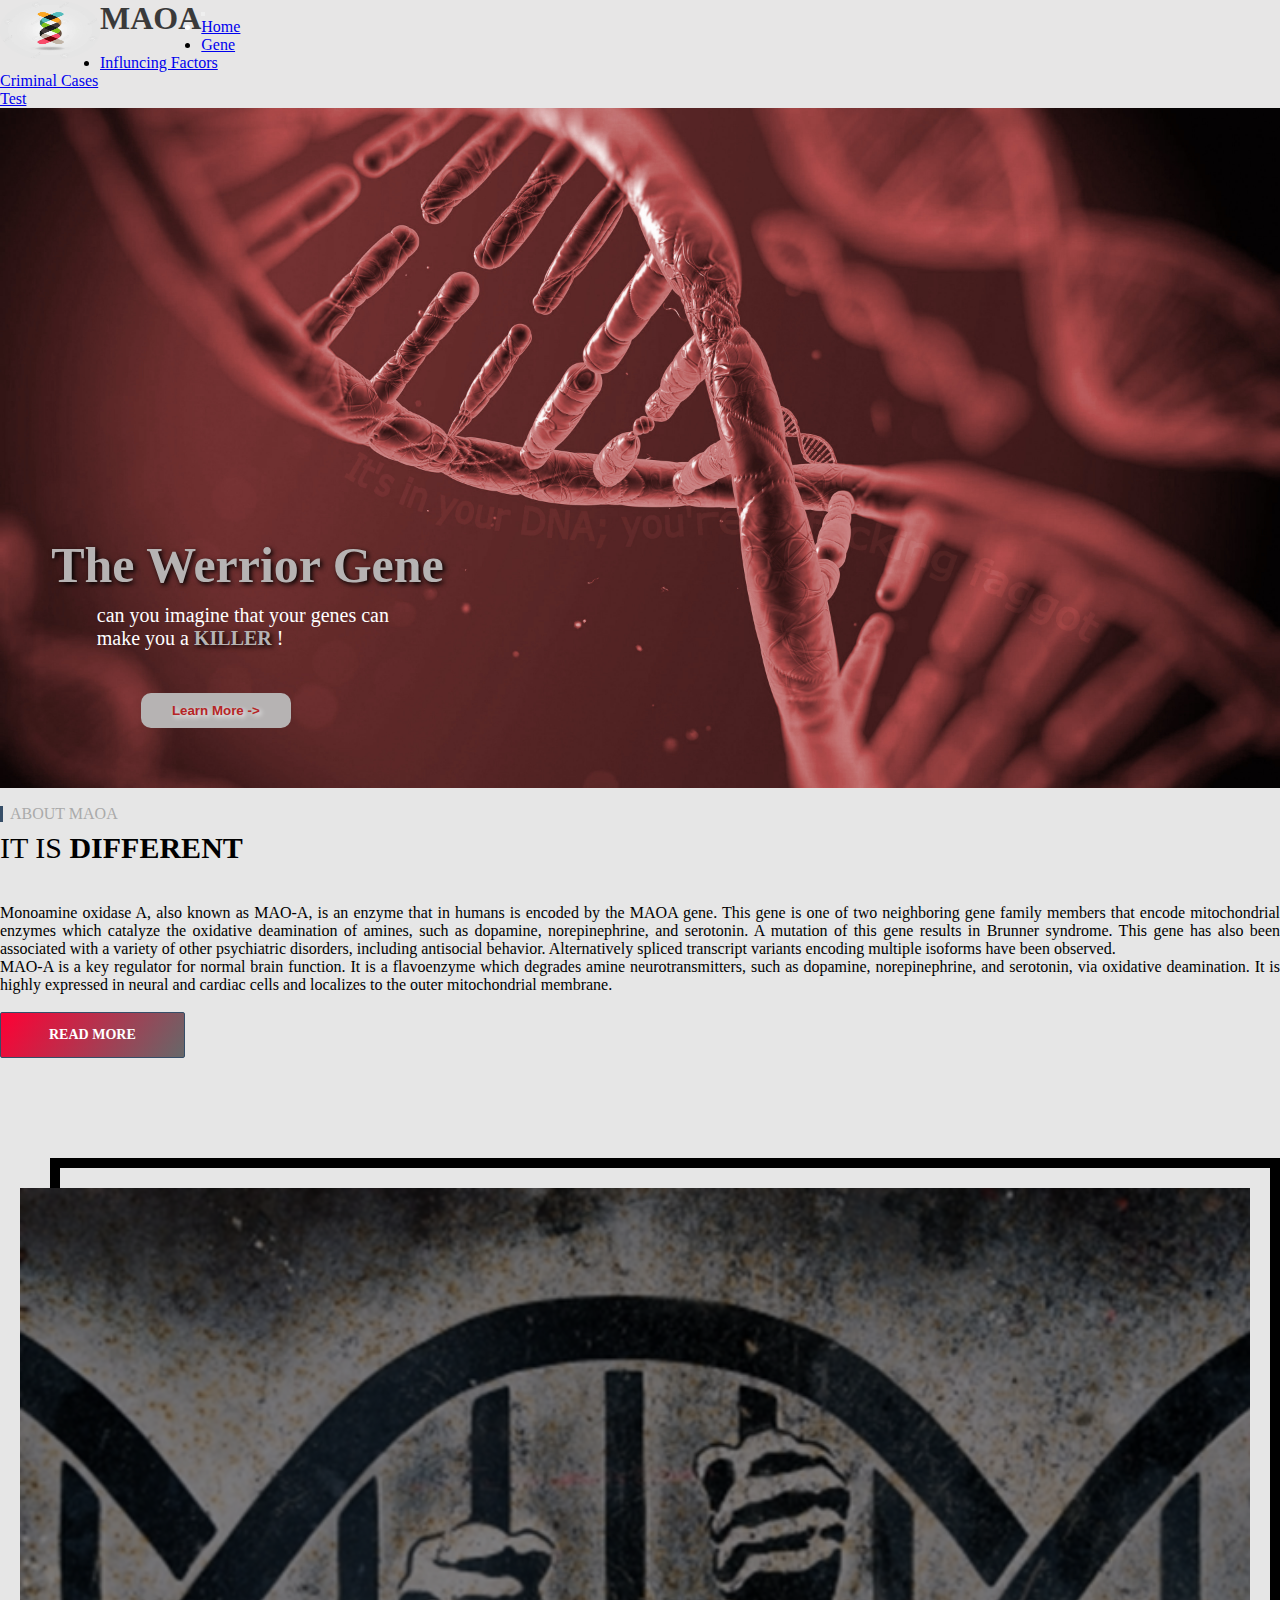
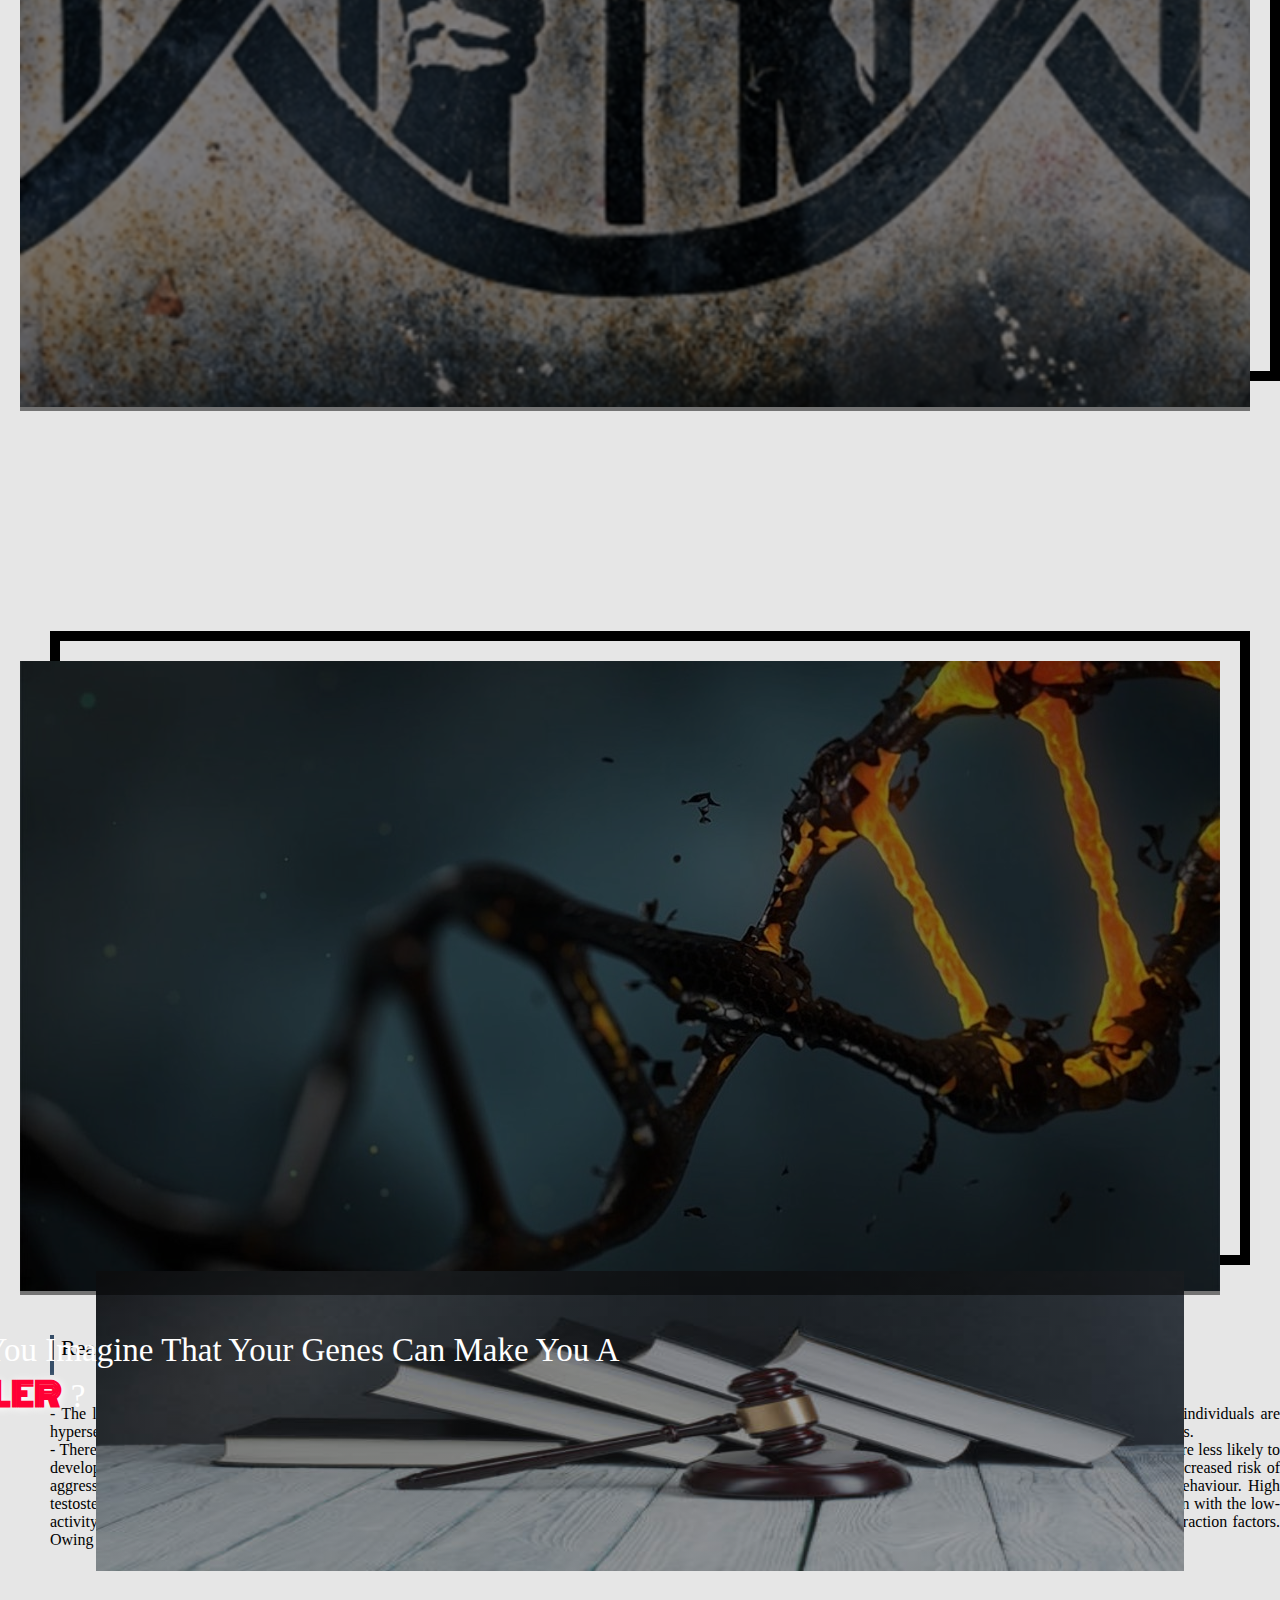
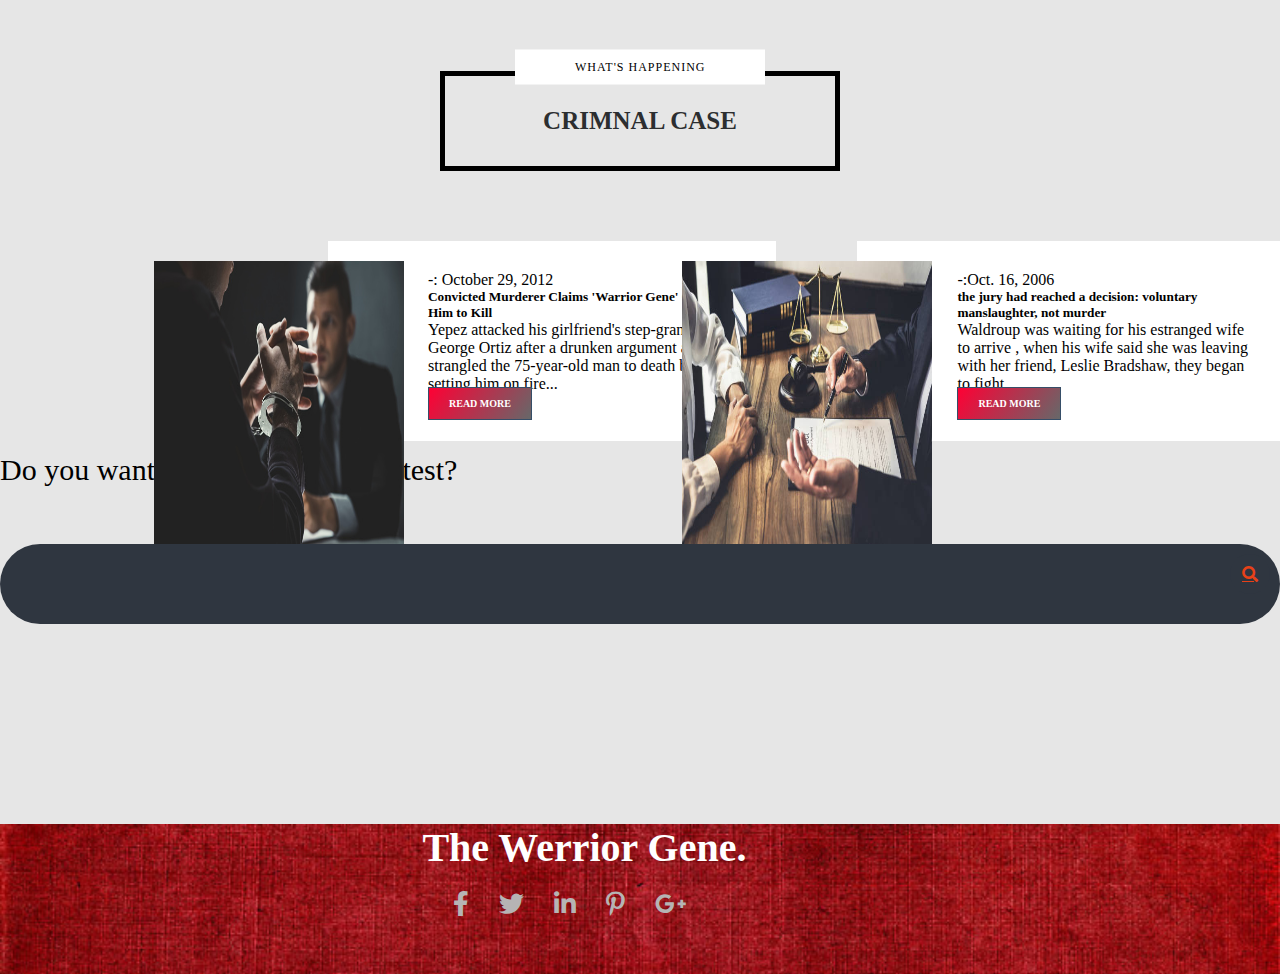
<file: index.html>
<!DOCTYPE html>
<html lang="en">
<head>
    <meta charset="UTF-8">
    <meta http-equiv="X-UA-Compatible" content="IE=edge">
    <meta name="viewport" content="width=device-width, initial-scale=1.0">
    <title>Document</title>
    <!-- CSS only -->
<link href="https://cdn.jsdelivr.net/npm/bootstrap@5.1.3/dist/css/bootstrap.min.css" rel="stylesheet" integrity="sha384-1BmE4kWBq78iYhFldvKuhfTAU6auU8tT94WrHftjDbrCEXSU1oBoqyl2QvZ6jIW3" crossorigin="anonymous">
<link rel="stylesheet" href="css/style.css">
<link rel="stylesheet" href="css/all.min.css">
<link rel="preconnect" href="https://fonts.googleapis.com">
<link rel="preconnect" href="https://fonts.gstatic.com" crossorigin>
<link href="https://fonts.googleapis.com/css2?family=Monoton&display=swap" rel="stylesheet">


</head>
<body>
   <!-- stsart of nav -->
    <div class="col"></div>  <nav class="navbar navbar-expand-lg navbar-light  sticky-top">
        <!-- <a class="navbar-brand" href="#"><img src="images/logo2.jpg"  alt=""><h1><span>HEALTH</span>CARE</h1></a> -->
        <a href="#" class="active">
          <img src="images/1.jpg">
          <h1>MAOA</h1>
        </a>
    
        <button class="navbar-toggler" type="button" data-toggle="collapse" data-target="#navbarNav"
          aria-controls="navbarNav" aria-expanded="false" aria-label="Toggle navigation">
          <span class="navbar-toggler-icon"></span>
        </button>
        <div class="collapse navbar-collapse navs justify-content-end" id="navbarNav">
          <ul class="navbar-nav ml-auto text-warning">
            <li class="nav-item active">
              <a class="nav-link text-danger" href="index.html" >Home <span
                  class="sr-only">(current)</span></a>
            </li>
            <li class="nav-item">
              <a class="nav-link text-danger" href="#abouts" >Gene</a>
            </li>
            <li class="nav-item">
              <a class="nav-link text-danger" href="#factor" >Influncing Factors</a>
            </li>
            <li class="nav-item">
              <a class="nav-link text-danger" href="#crimnalCase" >Criminal Cases</a>
            </li>
            <li class="nav-item">
              <a class="nav-link text-danger" href="#test" >Test</a>
            </li>
    
          </ul>
        </div>
      </nav><!-- end of navigation -->
     <!-- start of header -->
     <div class="header col-lg-12 col-md-12 col-sm-12" >
        <h1>The Werrior Gene</h1>
        <div class="def">
           <p>can you imagine that your genes can make you a <span> KILLER</span> !</p>
          </p>
        </div>
         <button class="learn"><a href="https://en.wikipedia.org/wiki/Monoamine_oxidase_A?msclkid=38a10ccfa71611ec805d80478969d3fe"></a>Learn More -> </button> 
    </div>
    
     <!-- end of header -->
     <div id="abouts"></div>




     <!-- start of about -->
     <section id="about" class="section-padding about-section mt-5">
        <div class="container">
            <div class="row">
                <div class="col-sm-12 col-lg-7 col-md-10 mr-3">
                    <div class="section_title"><br>
                        <div class="section_subtitle">About MAOA</div>
                        <h2 class="section_main_title">IT IS <strong>DIFFERENT</strong></h2>

                    </div>
                    <div class="about_item ">
                        <p>Monoamine oxidase A, also known as MAO-A, is an enzyme that in humans is encoded by the MAOA
                            gene. This gene is one of two neighboring gene family members that encode mitochondrial
                            enzymes which catalyze the oxidative deamination of amines, such as dopamine,
                            norepinephrine, and serotonin. A mutation of this gene results in Brunner syndrome. This
                            gene has also been associated with a variety of other psychiatric disorders, including
                            antisocial behavior. Alternatively spliced transcript variants encoding multiple isoforms
                            have been observed.</p>
                        <p>MAO-A is a key regulator for normal brain function. It is a flavoenzyme which degrades amine
                            neurotransmitters, such as dopamine, norepinephrine, and serotonin, via oxidative
                            deamination. It is highly expressed in neural and cardiac cells and localizes to the outer
                            mitochondrial membrane.</p>
                        <div class="hgt-20"></div>
                        <div class="home-button"><br>
                            <a href="https://en.wikipedia.org/wiki/Monoamine_oxidase_A"
                                class="btn-color-background">Read More</a>
                        </div>
                    </div>
                </div>
                <div class="col-lg-5 col-sm-12 col-md-10 col-sm-offset-6 ml-5 mt-5">
                    <div class="about-box">
                        <div class="box-overlay"></div>
                        <a href="" class="imagepopup">
                            <img src="images/dna-crime.png" alt="">
                        </a>
                    </div>
                </div>
            </div>
        </div>
    </section>
    <!-- end of about -->


    <!-- start of reasons -->
   
      <section class=" reasons col-lg-12" id="factor">
         <div class="container">
            <div id="rr"  class=" col-lg-5 col-sm-12 col-md-10">
                <div class="about-box">
                    <div class="box-overlay"></div>
                    <a href="" class="imagepopup">
                        <img src="images/m2.jpeg" alt="">
                    </a>
                </div>
            </div>
          </div>
          
          
          <div class="re col-lg-6 col-sm-10 col-md-10" >
            <div class="rs"> <p>Reasons that may affect the appearance of the <strong>maoa</strong>  gene</p></div>
            <div class="r2 " >
              <p>- The low activity form of the MAOA gene (MAOA-L) has been linked to increased levels of aggression and violence. Data from a 2007 study suggests that MAOA-L individuals are hypersensitive, so are affected more by negative experiences (thus react more aggressively in defence) as opposed to being hyposensitive, and lacking emotion for harming others.</p>
              <p> - There is a connection between the MAO-A gene and several types of anti-social behaviour has been found: Maltreated children with genes causing high levels of MAO-A were less likely to develop antisocial behavior. Low MAO-A activity alleles which are overwhelmingly the 3R allele in combination with abuse experienced during childhood resulted in an increased risk of aggressive behaviour as an adult, and men with the low activity MAOA allele were more genetically vulnerable even to punitive discipline as a predictor of antisocial behaviour. High testosterone, maternal tobacco smoking during pregnancy, poor material living standards, dropping out of school, and low IQ predicted violent behavior are associated with men with the low-activity alleles.According to a large meta-analysis in 2014, the 3R allele had a small, nonsignificant effect on aggression and antisocial behavior, in the absence of other interaction factors. Owing to methodological concerns, the authors do not view this as evidence in favor of an effect.</p>
          </div>
         </div>

      </section>


  <div  id="crimnalCase"></div>
 <!-- start of crimnal cases -->
    <div class="crimnalCase ">
        <p class="col-lg-5 col-md-6 col-sm-6 ms-md-5   ms-sm-5 ">
             Can you imagine that your genes can make you a <span>killer</span> ?</p>
    
    </div>
    <div class="happening">
        <div class="what"> <p>what's happening</p> </div>
        <p id="cri"> crimnal Case</p>
    </div>
    <div class="cases row">
        <div class="case1 mb-md-3 col-lg-6  col-md-10 col-sm-12 mb-sm-3">
            <img src="images/c5.jpg" alt="">
            <div class="c1 col-sm-10">
                <p>-: October 29, 2012</p>
                <h5>Convicted Murderer Claims 'Warrior Gene' Caused Him to Kill</h5>
                <p>Yepez attacked his girlfriend's step-grandfather George Ortiz after a drunken argument and strangled the 75-year-old man to death before setting him on fire...</p>
                <a href="case2.html" target="target">Read more</a>
            </div>
    
        </div>
        <div class="case1  col-lg-6  col-md-12 col-sm-12 ">
            <img src="images/c4.jpg" alt="">
            <div class="c1 col-sm-10">
                <p>-:Oct. 16, 2006</p>
                <h5> the jury had reached a decision: voluntary manslaughter, not murder </h5>
                <p>Waldroup was waiting for his estranged wife to arrive , when his wife said she was leaving with her friend, Leslie Bradshaw, they began to fight</p>
                <a href="criminalCase.html"target="target" >Read more</a>
    
            </div>
    
        </div>
     
    </div>



    <!-- search -->
    <div class="container" id="test">
        <div class="row">
            <div class="col-sm-12 mt-5">
                <h1 class="section_main_title">Do you want to make an <strong>MAOA </strong> test?</h1><br>

            </div>

            <div class="search_box">
                <input type="text" class="search-txt" name="" id="" placeholder="Your DNA...">
                <a href="" class="search-btn">
                    <i class="fas fa-search"></i>

                </a>
            </div>

        </div>
    </div>




    <!-- end of search -->

    <!-- start of footer -->
<footer class="container-fluid" >
    <div class="div1" style="text-align: center;"></div>
    <div class=" row footer-details">
        <div class="werrior col-lg-12 col-md-12 col-sm-12 f-all">
            <h3 class="w"> The Werrior Gene.</h3>
           <div class="ii col-sm-8 ">
            <ul class="foot-ic">

              <li>
                  <a href="#" class=" icon fab fa-facebook-f"></a>
              </li>
              <li>
                  <a href="#"class="fab fa-twitter" ></a>
              </li>
              <li>
                  <a href="#"class="fab fa-linkedin-in" ></a>
              </li>
              <li>
                  <a href="#"class="fab fa-pinterest-p" ></a>
              </li>
              <li>
                  <a href="#" class="fab fa-google-plus-g"></a>
              </li>
          </ul>
        </div>
      </div> 
        </div>
        
    </div>
    <section class="row">

        
      
    </section>
  </footer>
  
    



    <!-- JavaScript Bundle with Popper -->
    <script src="js/jquery-3.5.1.slim.min.js"></script>
    <script src="js/popper.min.js"></script>
    <script src="js/bootstrap.min.js"></script>

    <script src="https://cdn.jsdelivr.net/npm/bootstrap@5.1.3/dist/js/bootstrap.bundle.min.js" integrity="sha384-ka7Sk0Gln4gmtz2MlQnikT1wXgYsOg+OMhuP+IlRH9sENBO0LRn5q+8nbTov4+1p" crossorigin="anonymous"></script>
</body>
</html>
</file>
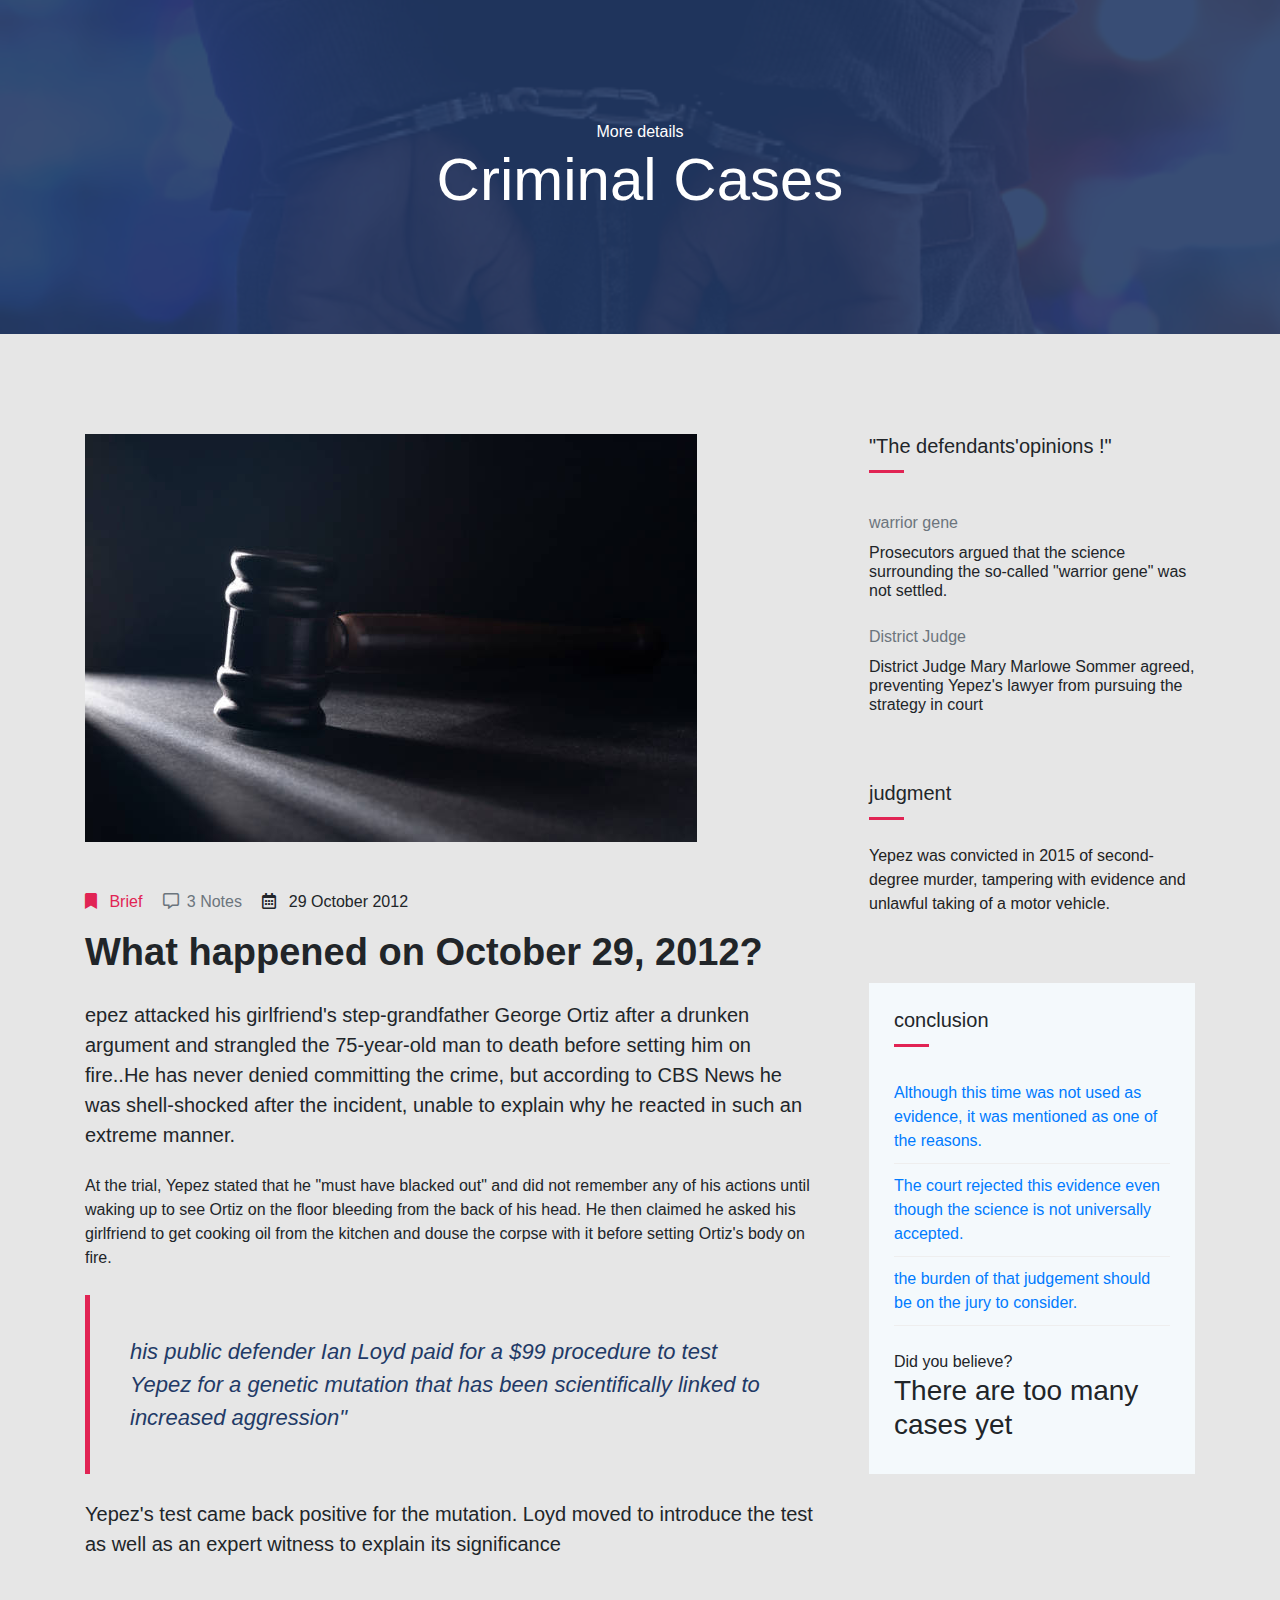
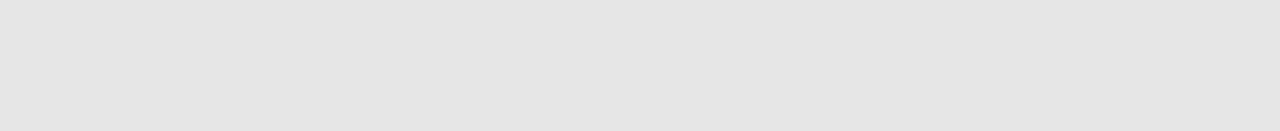
<file: case2.html>
<!DOCTYPE html>
<html lang="en">

<head>
    <meta charset="UTF-8">
    <meta http-equiv="X-UA-Compatible" content="IE=edge">
    <meta name="viewport" content="width=device-width, initial-scale=1.0">
    <title>Criminal cases</title>
    <link rel="stylesheet" href="css/all.min.css">
    <link rel="stylesheet" href="css/bootstrap.min.css">
    <link rel="stylesheet" href="css/style.css">


</head>

<body>



    <section class="page-title bg-1">
        <div class="overlay"></div>
        <div class="container">
            <div class="row">
                <div class="col-md-12">
                    <div class="block text-center">
                        <span class="text-white">More details</span>
                        <h1 class="text-capitalize mb-5 text-lg">Criminal Cases</h1>

                        <!-- <ul class="list-inline breadcumb-nav">
                  <li class="list-inline-item"><a href="index.html" class="text-white">Home</a></li>
                  <li class="list-inline-item"><span class="text-white">/</span></li>
                  <li class="list-inline-item"><a href="#" class="text-white-50">News details</a></li>
                </ul> -->
                    </div>
                </div>
            </div>
        </div>
    </section>


    <section class="section blog-wrap">
        <div class="container">
            <div class="row">
                <div class="col-lg-8">
                    <div class="row">
                        <div class="col-lg-12 mb-5">
                            <div class="single-blog-item">
                                <img src="images/c10.jpg" alt="" class="img-fluid">

                                <div class="blog-item-content mt-5">
                                    <div class="blog-item-meta mb-3">
                                        <span class="text-color-2 text-capitalize mr-3"><i
                                                class="fas fa-bookmark mr-2"></i> Brief</span>
                                        <span class="text-muted text-capitalize mr-3"><i
                                                class="far fa-comment-alt mr-2"></i></i>3
                                            Notes</span>
                                        <span class="text-black text-capitalize mr-3"><i
                                                class="far fa-calendar-alt mr-2"></i> 29 October
                                            2012</span>
                                    </div>

                                    <h2 class="mb-4 text-md">What happened on October 29, 2012?</h2>

                                    <p class="lead mb-4">epez attacked his girlfriend's step-grandfather George Ortiz
                                        after a drunken argument and strangled the 75-year-old man to death before
                                        setting him on fire..He has never denied committing the crime, but according to
                                        CBS News he was shell-shocked after the incident, unable to explain why he
                                        reacted in such an extreme manner.
                                    </p>

                                    <p>At the trial, Yepez stated that he "must have blacked out" and did not remember
                                        any of his actions until waking up to see Ortiz on the floor bleeding from the
                                        back of his head. He then claimed he asked his girlfriend to get cooking oil
                                        from the kitchen and douse the corpse with it before setting Ortiz's body on
                                        fire.</p>

                                    <blockquote class="quote">
                                        his public defender Ian Loyd paid for a $99 procedure to test Yepez for a
                                        genetic mutation that has been scientifically linked to increased aggression"
                                    </blockquote>

                                    <p class="lead mb-4 font-weight-normal text-black">Yepez's test came back positive
                                        for the mutation. Loyd moved to introduce the test as well as an expert witness
                                        to explain its significance</p>

                                    <!--  <p>And even though prosecutors tried to play down the genetic evidence, Beaty felt
                                        it was a major factor.</p>-->
                                </div>
                            </div>
                        </div>

                    </div>
                </div>


                <div class="col-lg-4">
                    <div class="sidebar-wrap pl-lg-4 mt-5 mt-lg-0">
                        <!--  
            <div class="sidebar-widget search  mb-3 ">
                <h5>Search Here</h5>
            </div>-->


                        <div class="sidebar-widget latest-post mb-3">
                            <h5>"The defendants'opinions !"</h5>
                            <!--  
                            <div class="py-2">
                                <span class="text-sm text-muted"></span>
                                <h6 class="my-2">says defense attorney Wylie Richardson. "It was a why done it?"</h6>
                            </div>-->

                            <div class="py-2">
                                <span class="text-sm text-muted"> warrior gene</span>
                                <h6 class="my-2">Prosecutors argued that the science surrounding the so-called "warrior gene" was not settled.</h6>
                            </div>

                            <div class="py-2">
                                <span class="text-sm text-muted">District Judge</span>
                                <h6 class="my-2">District Judge Mary Marlowe Sommer agreed, preventing Yepez's lawyer from pursuing the strategy in court </h6>
                            </div>
                            
                        </div>
                        <div class="sidebar-widget category mb-3">
                            <h5 class="mb-4">
                                judgment</h5>

                            <ul class="list-unstyled">
                                <li class="align-items-center">
                                    <a href="#">Yepez was convicted in 2015 of second-degree murder, tampering with evidence and unlawful taking of a motor vehicle.</a>
                                </li>

                            </ul>
                        </div>


                        <!--  
                        <div class="sidebar-widget tags mb-3">
                            <h5 class="mb-4">Related Helth problems</h5>

                            <a href="#">heart disease</a>
                            <a href="#">kidney damage</a>
                            <a href="#">eye problems</a>
                            <a href="#">dental damage</a>
                            <a href="#">Foot damage</a>
                            <a href="#">nerve damage</a>
                            <a href="#">Skin effects</a>
                            <a href="#">Alzheimer's</a>
                            <a href="#">Depression</a>

                        </div>
                        -->
                        <div class="sidebar-widget schedule-widget mb-3">
                            <h5 class="mb-4">conclusion </h5>

                            <ul class="list-unstyled">
                                <li class="d-flex justify-content-between align-items-center">
                                    <a href="#">Although this time was not used as evidence, it was mentioned as one of the reasons.</a>
                                    <span> </span>
                                </li>
                                <li class="d-flex justify-content-between align-items-center">
                                    <a href="#"> The court rejected this evidence even though the science is not universally accepted.
                                    </a>
                                    <span> </span>
                                </li>
                                <li class="d-flex justify-content-between align-items-center">
                                    <a href="#">the burden of that judgement should be on the jury to consider.</a>
                                    <span></span>
                                </li>
                            </ul>

                            <div class="sidebar-contatct-info mt-4">
                                <p class="mb-0">Did you believe?</p>
                                <h3>There are too many cases yet</h3>
                            </div>
                        </div>

                    </div>
                </div>
            </div>
        </div>
    </section>
































    <script src="https://code.jquery.com/jquery-3.5.1.slim.min.js"
        integrity="sha384-DfXdz2htPH0lsSSs5nCTpuj/zy4C+OGpamoFVy38MVBnE+IbbVYUew+OrCXaRkfj" crossorigin="anonymous">
    </script>
    <script src="https://cdn.jsdelivr.net/npm/popper.js@1.16.1/dist/umd/popper.min.js"
        integrity="sha384-9/reFTGAW83EW2RDu2S0VKaIzap3H66lZH81PoYlFhbGU+6BZp6G7niu735Sk7lN" crossorigin="anonymous">
    </script>
    <script src="https://cdn.jsdelivr.net/npm/bootstrap@4.6.0/dist/js/bootstrap.min.js"
        integrity="sha384-+YQ4JLhjyBLPDQt//I+STsc9iw4uQqACwlvpslubQzn4u2UU2UFM80nGisd026JF" crossorigin="anonymous">
    </script>











    <link rel="stylesheet" href="js/jquery-3.5.1.slim.min.js">
    <link rel="stylesheet" href="js/bootstrap.min.js">
    <link rel="stylesheet" href="js/popper.min.js">
</body>

</html>
</file>
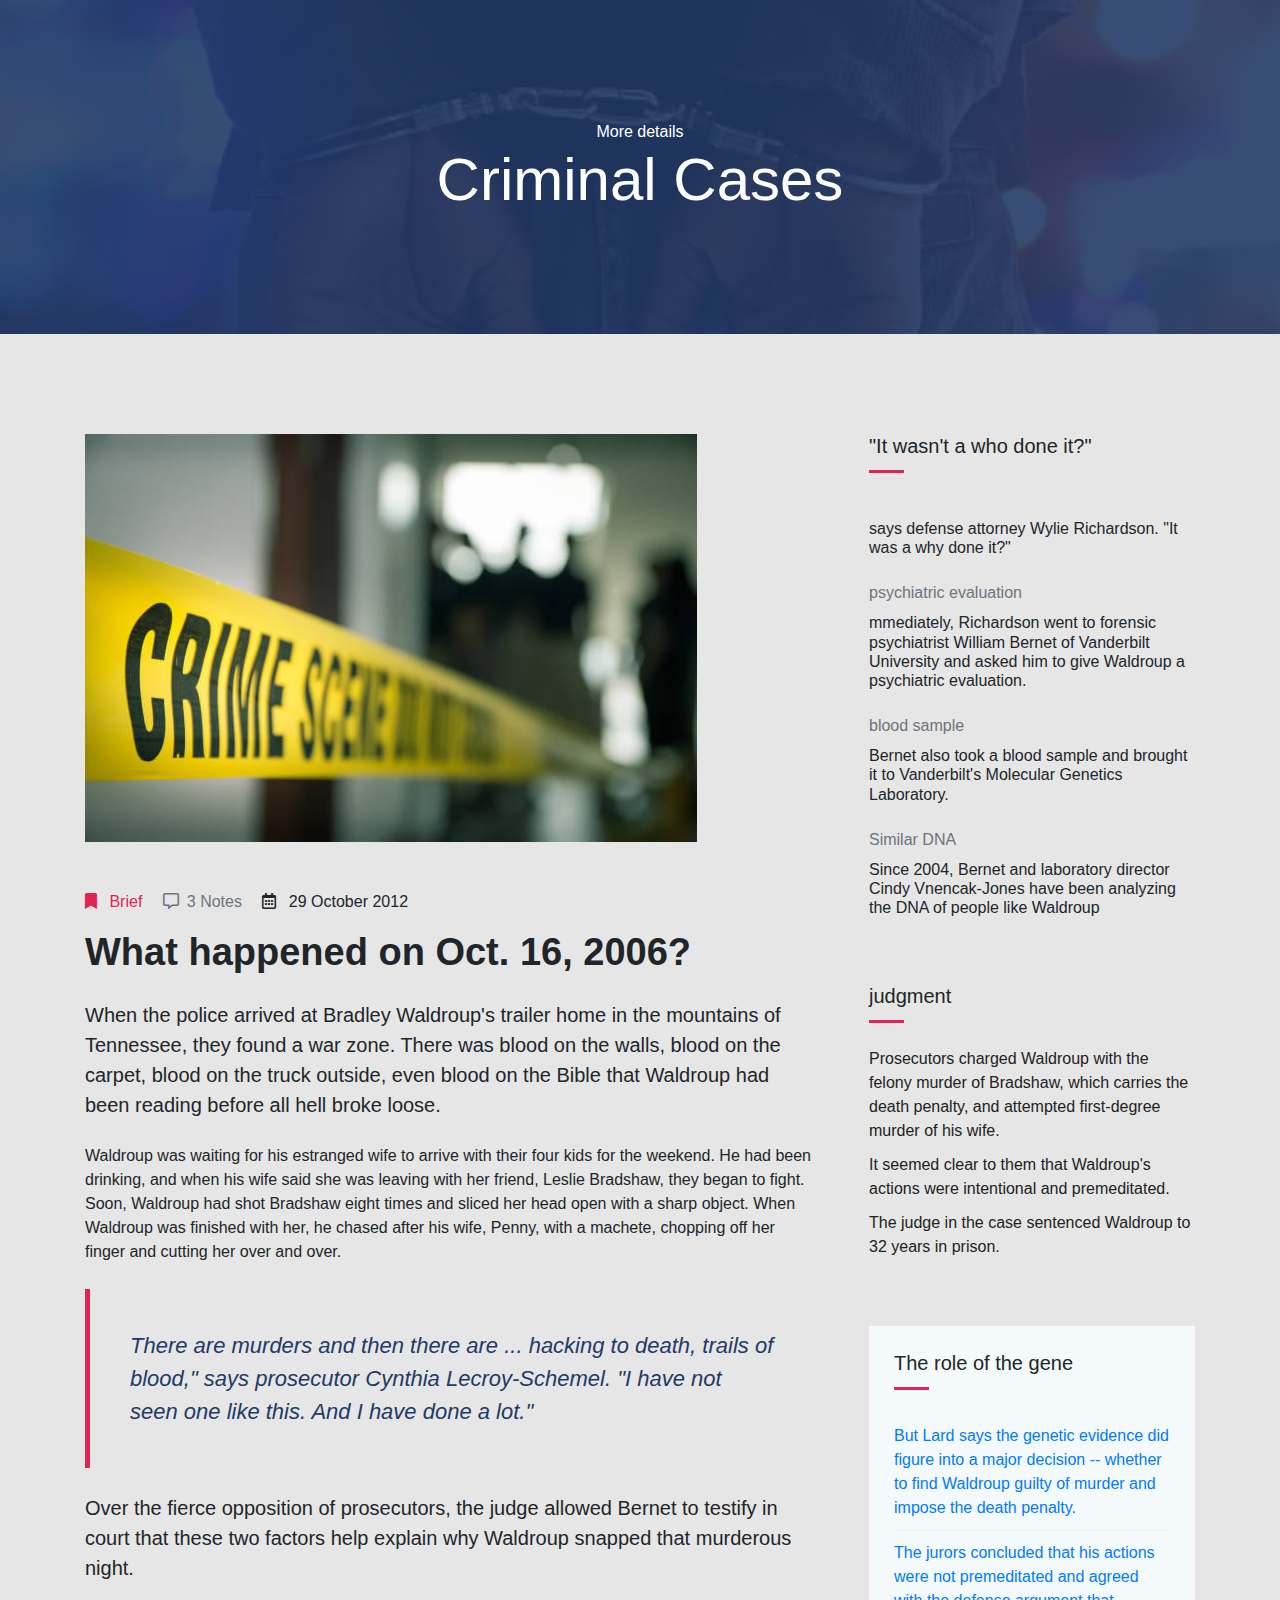
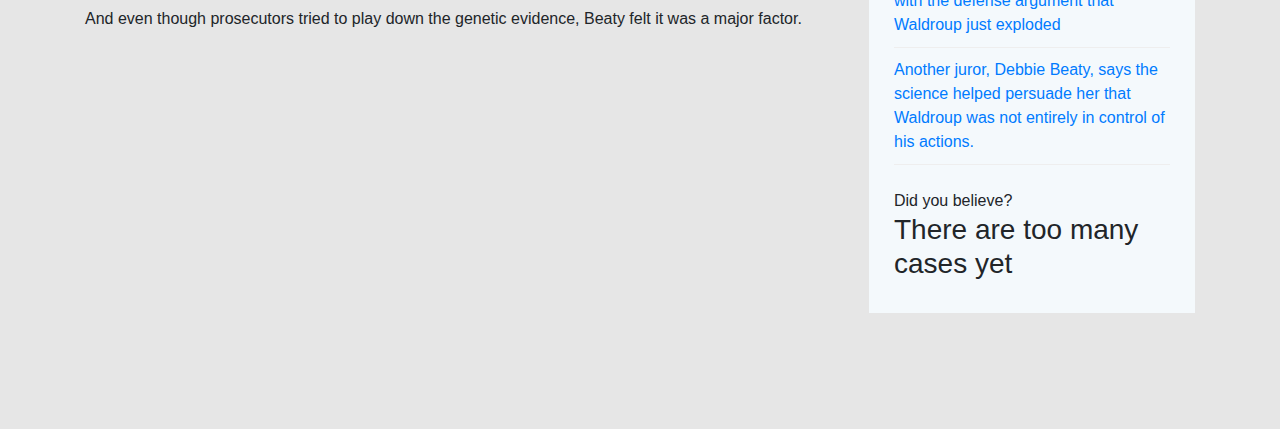
<file: criminalCase.html>
<!DOCTYPE html>
<html lang="en">

<head>
    <meta charset="UTF-8">
    <meta http-equiv="X-UA-Compatible" content="IE=edge">
    <meta name="viewport" content="width=device-width, initial-scale=1.0">
    <title>Criminal cases</title>
    <link rel="stylesheet" href="css/all.min.css">
    <link rel="stylesheet" href="css/bootstrap.min.css">
    <link rel="stylesheet" href="css/style.css">


</head>

<body>



    <section class="page-title bg-1">
        <div class="overlay"></div>
        <div class="container">
            <div class="row">
                <div class="col-md-12">
                    <div class="block text-center">
                        <span class="text-white">More details</span>
                        <h1 class="text-capitalize mb-5 text-lg">Criminal Cases</h1>

                        <!-- <ul class="list-inline breadcumb-nav">
                  <li class="list-inline-item"><a href="index.html" class="text-white">Home</a></li>
                  <li class="list-inline-item"><span class="text-white">/</span></li>
                  <li class="list-inline-item"><a href="#" class="text-white-50">News details</a></li>
                </ul> -->
                    </div>
                </div>
            </div>
        </div>
    </section>


    <section class="section blog-wrap">
        <div class="container">
            <div class="row">
                <div class="col-lg-8">
                    <div class="row">
                        <div class="col-lg-12 mb-5">
                            <div class="single-blog-item">
                                <img src="images/c6.jpg" alt="" class="img-fluid">

                                <div class="blog-item-content mt-5">
                                    <div class="blog-item-meta mb-3">
                                        <span class="text-color-2 text-capitalize mr-3"><i
                                                class="fas fa-bookmark mr-2"></i> Brief</span>
                                        <span class="text-muted text-capitalize mr-3"><i
                                                class="far fa-comment-alt mr-2"></i></i>3
                                            Notes</span>
                                        <span class="text-black text-capitalize mr-3"><i
                                                class="far fa-calendar-alt mr-2"></i> 29 October
                                            2012</span>
                                    </div>

                                    <h2 class="mb-4 text-md">What happened on Oct. 16, 2006?</h2>

                                    <p class="lead mb-4">When the police arrived at Bradley Waldroup's trailer home in
                                        the mountains of Tennessee, they found a war zone. There was blood on the walls,
                                        blood on the carpet, blood on the truck outside, even blood on the Bible that
                                        Waldroup had been reading before all hell broke loose.
                                    </p>

                                    <p>Waldroup was waiting for his estranged wife to arrive with their four kids for
                                        the weekend. He had been drinking, and when his wife said she was leaving with
                                        her friend, Leslie Bradshaw, they began to fight. Soon, Waldroup had shot
                                        Bradshaw eight times and sliced her head open with a sharp object. When Waldroup
                                        was finished with her, he chased after his wife, Penny, with a machete, chopping
                                        off her finger and cutting her over and over.</p>

                                    <blockquote class="quote">
                                        There are murders and then there are ... hacking to death, trails of blood,"
                                        says prosecutor Cynthia Lecroy-Schemel. "I have not seen one like this. And I
                                        have done a lot."
                                    </blockquote>

                                    <p class="lead mb-4 font-weight-normal text-black">Over the fierce opposition of
                                        prosecutors, the judge allowed Bernet to testify in court that these two factors
                                        help explain why Waldroup snapped that murderous night.</p>

                                    <p>And even though prosecutors tried to play down the genetic evidence, Beaty felt it was a major factor.</p>
                                </div>
                            </div>
                        </div>

                    </div>
                </div>


                <div class="col-lg-4">
                    <div class="sidebar-wrap pl-lg-4 mt-5 mt-lg-0">
                        <!--  
            <div class="sidebar-widget search  mb-3 ">
                <h5>Search Here</h5>
            </div>-->


                        <div class="sidebar-widget latest-post mb-3">
                            <h5>"It wasn't a who done it?"</h5>
                            <div class="py-2">
                                <span class="text-sm text-muted"></span>
                                <h6 class="my-2">says defense attorney Wylie Richardson. "It was a why done it?"</h6>
                            </div>

                            <div class="py-2">
                                <span class="text-sm text-muted"> psychiatric evaluation</span>
                                <h6 class="my-2">mmediately, Richardson went to forensic psychiatrist William Bernet of Vanderbilt University and asked him to give Waldroup a psychiatric evaluation.</h6>
                            </div>

                            <div class="py-2">
                                <span class="text-sm text-muted">blood sample</span>
                                <h6 class="my-2">Bernet also took a blood sample and brought it to Vanderbilt's Molecular Genetics Laboratory. </h6>
                            </div>
                            <div class="py-2">
                                <span class="text-sm text-muted"> Similar DNA</span>
                                <h6 class="my-2">Since 2004, Bernet and laboratory director Cindy Vnencak-Jones have been analyzing the DNA of people like Waldroup</h6>
                            </div>

                        </div>
                        <div class="sidebar-widget category mb-3">
                            <h5 class="mb-4">
                                judgment</h5>

                            <ul class="list-unstyled">
                                <li class="align-items-center">
                                    <a href="#">Prosecutors charged Waldroup with the felony murder of Bradshaw, which carries the death penalty, and attempted first-degree murder of his wife.</a>
                                </li>
                                <li class="align-items-center">
                                    <a href="#"> It seemed clear to them that Waldroup's actions were intentional and premeditated.</a>
                                </li>
                                <li class="align-items-center">
                                    <a href="#">The judge in the case sentenced Waldroup to 32 years in prison.</a>
                                </li>

                            </ul>
                        </div>


                        <!--  
                        <div class="sidebar-widget tags mb-3">
                            <h5 class="mb-4">Related Helth problems</h5>

                            <a href="#">heart disease</a>
                            <a href="#">kidney damage</a>
                            <a href="#">eye problems</a>
                            <a href="#">dental damage</a>
                            <a href="#">Foot damage</a>
                            <a href="#">nerve damage</a>
                            <a href="#">Skin effects</a>
                            <a href="#">Alzheimer's</a>
                            <a href="#">Depression</a>

                        </div>
                        -->
                        <div class="sidebar-widget schedule-widget mb-3">
                            <h5 class="mb-4">The role of the gene </h5>

                            <ul class="list-unstyled">
                                <li class="d-flex justify-content-between align-items-center">
                                    <a href="#">But Lard says the genetic evidence did figure into a major decision -- whether to find Waldroup guilty of murder and impose the death penalty.</a>
                                    <span> </span>
                                </li>
                                <li class="d-flex justify-content-between align-items-center">
                                    <a href="#"> The jurors concluded that his actions were not premeditated and agreed with the defense argument that Waldroup just exploded
                                    </a>
                                    <span> </span>
                                </li>
                                <li class="d-flex justify-content-between align-items-center">
                                    <a href="#">Another juror, Debbie Beaty, says the science helped persuade her that Waldroup was not entirely in control of his actions.</a>
                                    <span></span>
                                </li>
                            </ul>

                            <div class="sidebar-contatct-info mt-4">
                                <p class="mb-0">Did you believe?</p>
                                <h3>There are too many cases yet</h3>
                            </div>
                        </div>

                    </div>
                </div>
            </div>
        </div>
    </section>
































    <script src="https://code.jquery.com/jquery-3.5.1.slim.min.js"
        integrity="sha384-DfXdz2htPH0lsSSs5nCTpuj/zy4C+OGpamoFVy38MVBnE+IbbVYUew+OrCXaRkfj" crossorigin="anonymous">
    </script>
    <script src="https://cdn.jsdelivr.net/npm/popper.js@1.16.1/dist/umd/popper.min.js"
        integrity="sha384-9/reFTGAW83EW2RDu2S0VKaIzap3H66lZH81PoYlFhbGU+6BZp6G7niu735Sk7lN" crossorigin="anonymous">
    </script>
    <script src="https://cdn.jsdelivr.net/npm/bootstrap@4.6.0/dist/js/bootstrap.min.js"
        integrity="sha384-+YQ4JLhjyBLPDQt//I+STsc9iw4uQqACwlvpslubQzn4u2UU2UFM80nGisd026JF" crossorigin="anonymous">
    </script>











    <link rel="stylesheet" href="js/jquery-3.5.1.slim.min.js">
    <link rel="stylesheet" href="js/bootstrap.min.js">
    <link rel="stylesheet" href="js/popper.min.js">
</body>

</html>
</file>
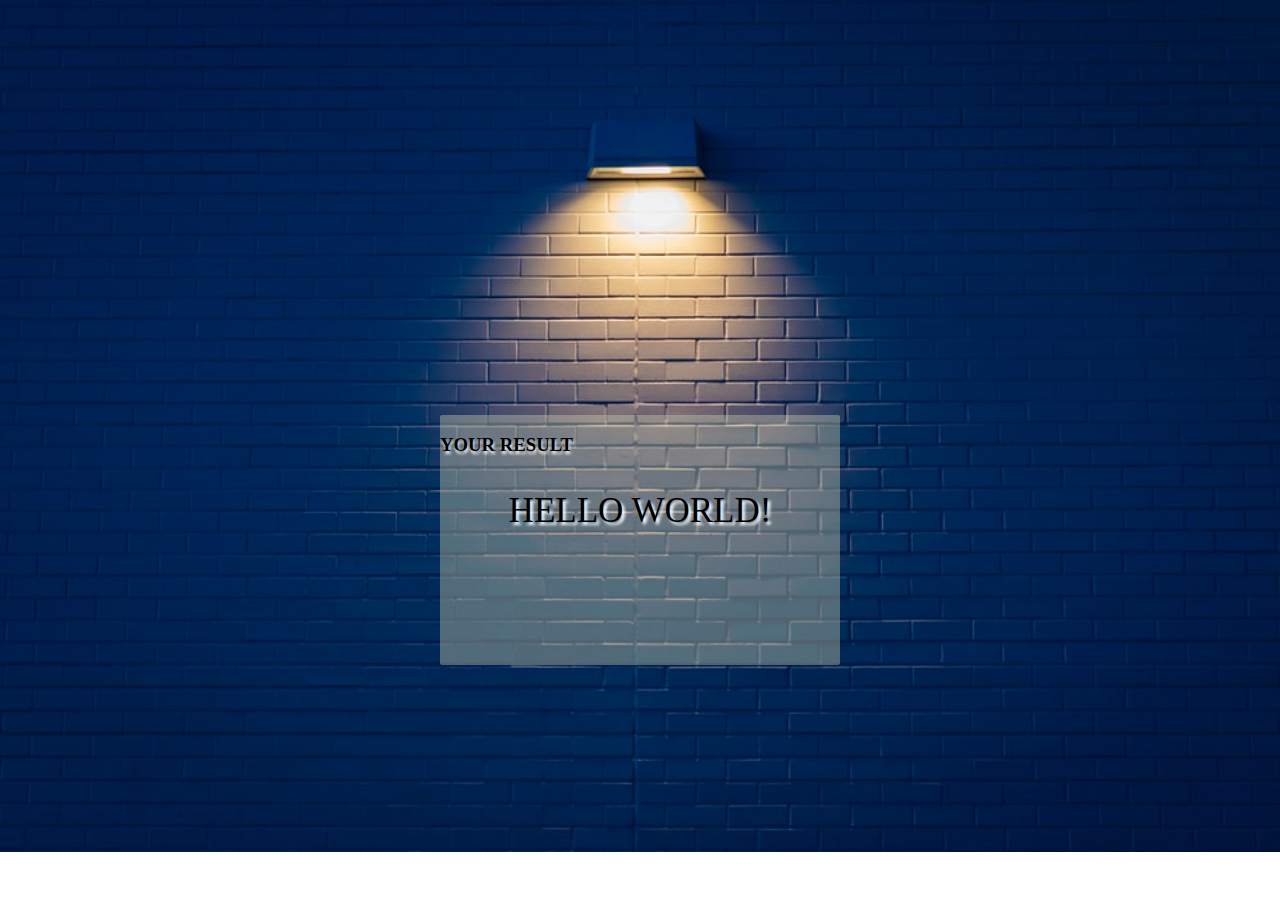
<file: form.html>
<!DOCTYPE html>
<html lang="en">
<head>
  <meta charset="UTF-8">
  <meta http-equiv="X-UA-Compatible" content="IE=edge">
  <meta name="viewport" content="width=device-width, initial-scale=1.0">
  <title>Document</title>
  <style>
    body{
        background-image: url(images/result.jpg) ; 
        background-repeat: no-repeat;
        background-size: cover;
        height: 100%;
    
    }
    .card{
      width: 400px;
      height: 250px;
      background-color: rgba(205, 204, 173, 0.399);
      position: absolute;
      top: 60%;
      left: 50%;
      transform: translate(-50%,-50%);
      border-radius: 2px;
    }
    h3{
      text-transform: uppercase;
      text-shadow: 1px 3px 3px white;
    }

    p{
       text-transform: uppercase;
        text-align:center;
        position: relative;
        font-size: 35px;
        text-shadow: 3px 3px 3px white;

    }
    </style>

</head>
<body>
<div class="card">
  <h3>your result</h3>
  <p>Hello World!  </p> 

</div>

  
</body>
</html>
</file>
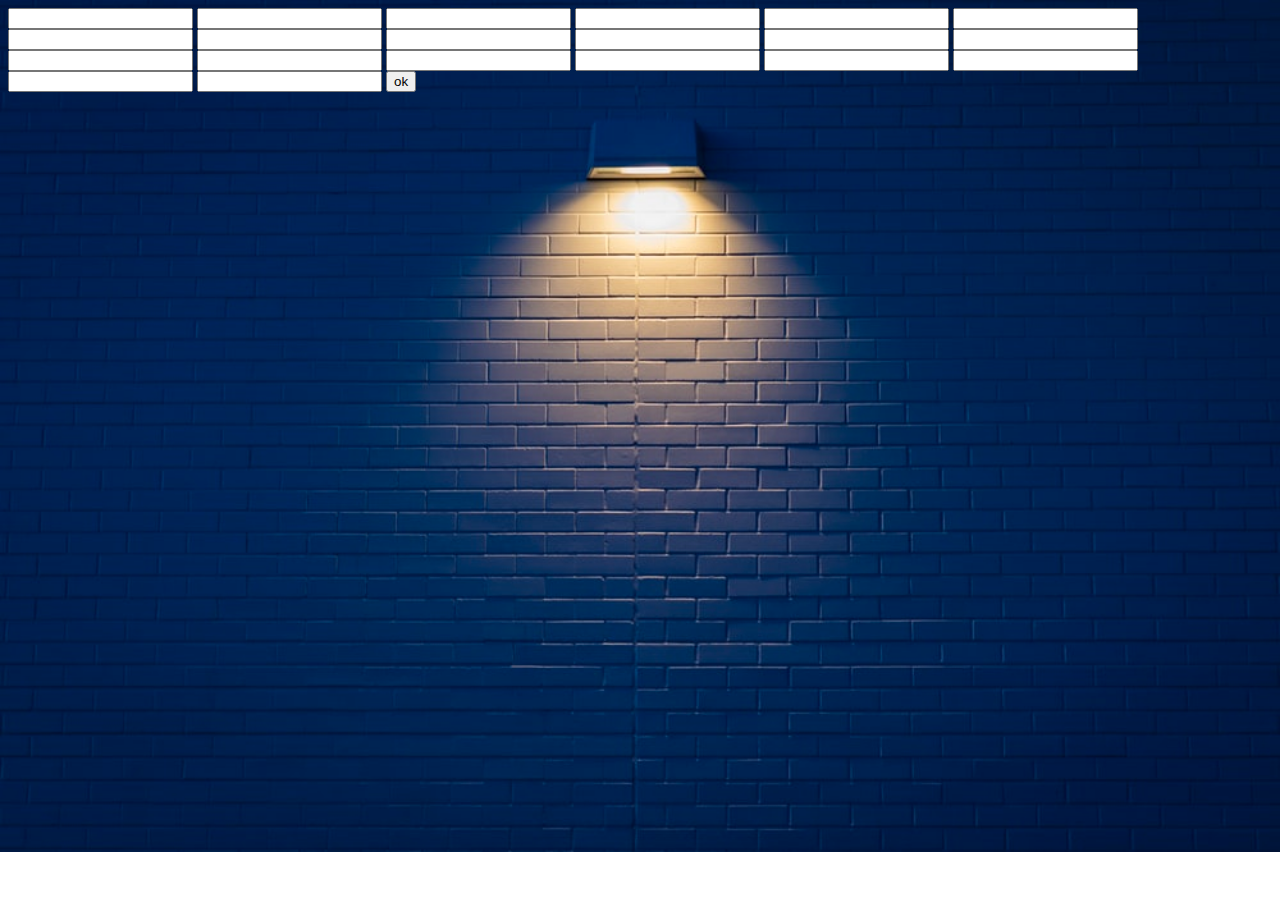
<file: formTest.html>
<!DOCTYPE html>
<html lang="en">
<head>
    <meta charset="UTF-8">
    <meta http-equiv="X-UA-Compatible" content="IE=edge">
    <meta name="viewport" content="width=device-width, initial-scale=1.0">
    <link rel="stylesheet" href="css/result.css">
    <title>Document</title>
</head>
<body>
    <form method="post" action="result.py">
        <input type="text" name="name" id="name">
        <input type="text" name="id" id="id">
        <input type="text" name="wave" id="wave">
        <input type="text" name="COLWEEKC" id="COLWEEKC">
        <input type="text" name="TIMEPOINT" id="TIMEPOINT">
        <input type="text" name="RCT_ARM" id="RCT_ARM">
        <input type="text" name="SITE_t1" id="SITE_t1">
        <input type="text" name="GENDER_t1" id="GENDER_t1">
        <input type="text" name="AGE_WAVE" id="AGE_WAVE">
        <input type="text" name="TECTOT" id="TECTOT">
        <input type="text" name="HINSECURITY" id="HINSECURITY">
        <input type="text" name="HDISTRESS" id="HDISTRESS">
        <input type="text" name="PSSTOT" id="PSSTOT">
        <input type="text" name="AYMHTOT" id="AYMHTOT">
        <input type="text" name="SDQtot" id="SDQtot">
        <input type="text" name="prosoc" id="prosoc">
        <input type="text" name="CRIESTOT" id="CRIESTOT">
        <input type="text" name="NewCYRM12" id="NewCYRM12">
        <input type="text" name="MAOA_Allele1" id="MAOA_Allele1">
        <input type="text" name="MAOA_Allele2" id="MAOA_Allele2">





        <input type="submit" value="ok">
    </form>

    
</body>
</html>
</file>
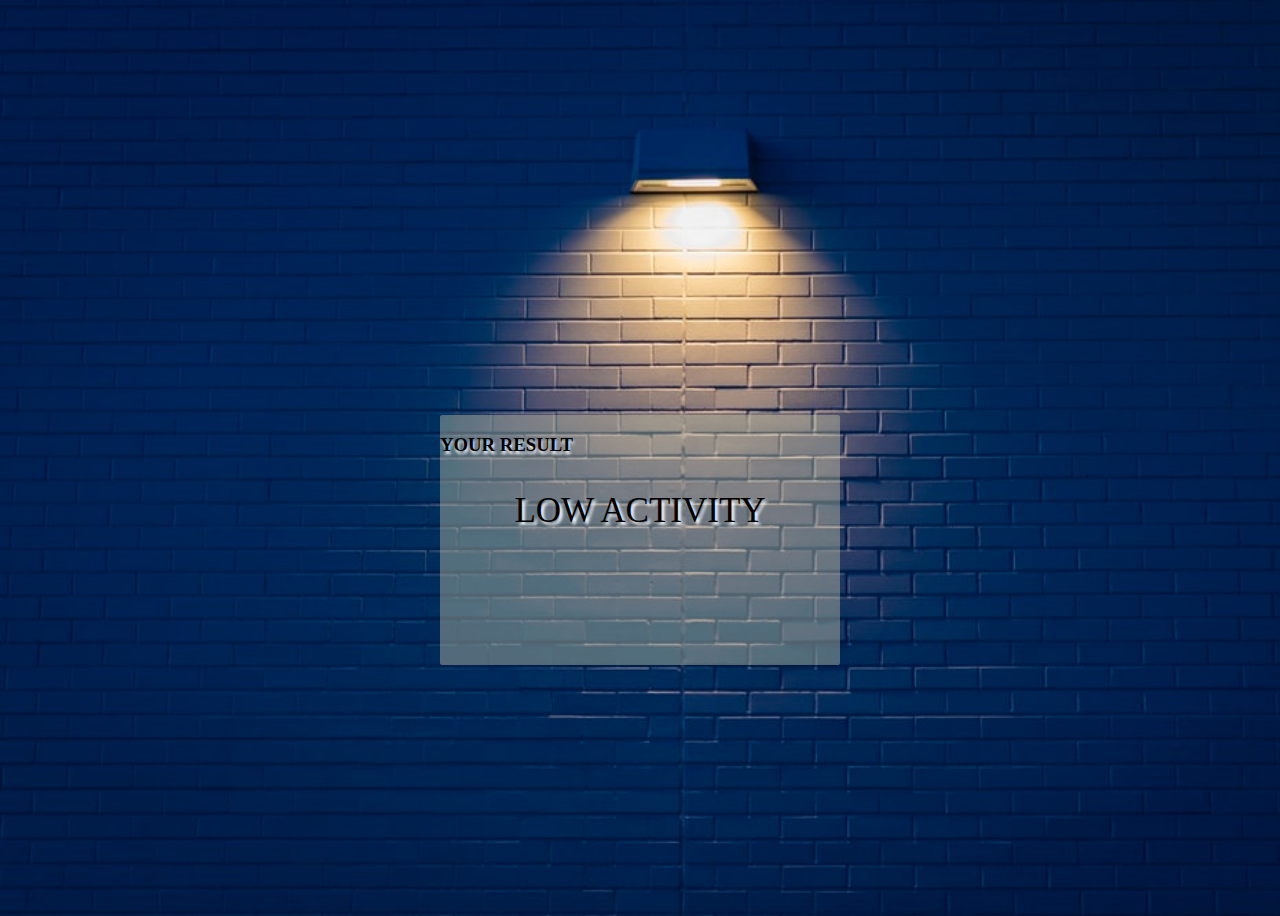
<file: result.html>
<html>
    <head>
    <link rel="stylesheet" href="css/result.css">
    </head>
    <body>
    <div class="card">
    <h3>your result</h3>
    <p>low activity </p> 

    </div>
    </body>
    </html>
</file>
<file: css/style.css>
*{
  margin: 0;
  padding: 0;
}
body{
  background-color: rgb(230, 230, 230);
}




/*******
crimnalCase
********/




.crimnalCase{
  
  width: 85%;
  margin:100px auto ;
  height: 300px;
 background-image:linear-gradient(rgba(24, 25, 25, 0.4),rgba(24, 25, 25, 0.4)), url(../images/c9.jpg);
 /* background-image: url(../images/c9.jpg); */
 background-repeat: no-repeat;
 background-size: 100% 500px ;
 background-position: bottom;
 position: relative;
 box-sizing: border-box;
 margin-top: 40px;
}
.crimnalCase p{
  color: #fff;
  text-transform: capitalize;
  position: absolute;
  transform: translate(-50%,-50%);
  top: 35%;
  left: 20%;
 
  font-size: 33px;
  margin-left: 30px;
}
.crimnalCase p span{
  color: #ff0034;
  font-weight: bolder;
  text-shadow:1px 1px 8px #fff ;
  font-family: 'Monoton', cursive;
  text-transform: uppercase;
  margin-left: 10px;
  
}
.happening{
  margin: 100px auto 70px;
  width: 400px;
  height: 100px;
 border: 5px solid #000;
 position: relative;
 box-sizing: border-box;

}
.happening .what{
  position: absolute;
  top: -10%;
  left: 50%;
  padding: 10px;
  transform: translate(-50%,-50%);
  background-color: #fff;
  width: 250px;
  box-sizing: border-box;
 
}
.happening .what p{
  margin: auto;
  width: 70%;
  font-size: 12px;
  letter-spacing: 1px;
  margin-left: 50px;
  text-transform: uppercase;
}
.happening #cri{
  color: #2C2E30;
  text-transform: uppercase;
  font-weight: bold;
  position: absolute;
  top: 50%;
  left: 50%;
  transform: translate(-50%,-50%);
  font-size: 25px;
}
.cases{
  width: 80%;
  margin:  10px auto ;
  display: flex;
  justify-content: space-around;
}
.cases .case1{
  /* width: 50%; */
  /* display: flex; */
  box-sizing: border-box;
  position: relative;

}
.cases .case1 .c1{
  background-color: #fff;
  padding: 30px 30px 30px 100px;
  width: 60%;
  /* height: 400px; */
  margin-left: 200px;
}
.cases .case1 img{
  width: 250px;
  height: 300px;
  position: absolute;
  top: 10%;
  left: 5%;

}
.cases .case1 .c1 a{
  width: 15%;
  height: 15px;
  padding: 10px 20px;
  background-image: -webkit-linear-gradient(145deg, #666869 0% , #666869 0%, #ff0034 100%);
  border: 1px solid #364E68;
  color: #fff;
  text-decoration: none;
  margin-top: 30px;
  
  font-size: 10px;
  line-height: 1.42857;
  font-weight: bold;
  text-transform: uppercase;
}
.cases .case1 .c1 a:hover{
text-decoration: none;
color: black;
font-weight: bold;
background: transparent;
}



/****
about section
****/
.about_item{
text-align: justify;
}
.section_title .section_subtitle{
margin-bottom: 7px;
padding-left: 7px;
font-size: 16px;
line-height: 1;
text-transform: uppercase;
color: #aaaaaa;
border-left: 3px solid #364E68;
font-size: 700;
font-family: tahoma;

}
.section_main_title{
margin-top: 0;
margin-bottom: 37px;
font-size: 30px;
line-height: 1.27;
font-weight: 300;
}
.section_main_title strong{
font-weight: 600;
}
.about-box{
-webkit-box-shadow:0 0 0 10px #000 inset;
 box-shadow: 0 0 0 10px #000 inset;
margin-right: 0;
margin-top: 100px;
position: relative;
display: block;
margin-left: 50px;

}
.box-overlay{
position: absolute;
top: 0;
left: 0;
height: 100%;
width: 100%;
background-color: #000;
opacity: 0.5;
z-index: 3;
transform: translateY(30px) translateX(-30px);
-webkit-transform: translateY(30px) translateX(-30px);
}
.about-box .imagepopup img{
transform: translateY(30px) translateX(-30px);
-webkit-transform: translateY(30px) translateX(-30px);
width: 100%;
z-index: 1;

}
.about-box .imagepopup{
position: relative;
}
.btn-color-background{
-moz-user-select: none;
background-image: -webkit-linear-gradient(145deg, #666869 0% , #666869 0%, #ff0034 100%);
border: 1px solid #364E68;
border-radius: 2px;
color: #fff;
cursor: pointer;
display: inline-block;
font-size: 14px;
line-height: 1.42857;
margin-bottom: 0;
padding: 12px 48px;
text-align: center;
text-transform: uppercase;
transition: all 0.5s ease 0s;
vertical-align: middle;
font-weight: bold;
text-decoration: none;
}
.btn-color-background:hover{
text-decoration: none;
color: black;
font-weight: bold;
background: transparent;
}
/****
reasons section
****/
.reasons{

height: 700px;
margin-top: 150px;
}
.re{

float: left;
margin-top: 70px;
margin-left: 50px;

}
#rr{
float: left;
}
.rs{


height: 40px;
border-left: 4px solid #364E68;


}
.rs p{
padding-left: 7px;
font-size: 22px;
font-family: cursive;
}
.r2{
margin-top: 30px;
text-align: justify;
}
/******
nav and footer
******/



.navbar{
  background-color: rgb(231, 230, 230);

}
.navs{
margin-right: 40px;
}

.active {
  
  color: white;
}
.active h1{
  color: rgb(58, 58, 58);

}
.active img{
    width: 100px;
    height: 60px;
    border-radius: 50%;
}

.active img, .navbar h1 {
    float: left;
}
.a{
    margin-top: 10px;
    margin-left: 10px;
}

.nav-link{
  transition: opacity .5s;
}
.nav-link:hover{
  opacity: .7;
}


.header{
  height: 680px;
  width: 100%;
  background-image: url(../images/back.jpg);
  background-repeat: no-repeat;
  background-size: cover;
  position: relative;
  
}
.header h1{
  position: absolute;
  top: 63%;
  font-size: 50px;
  font-family:cursive;
  left: 4%;
  color: rgb(182, 179, 179);
  text-shadow: 2px 2px 5px rgb(0, 0, 0);
}
.def{
  position: absolute;
  top: 73%;
  color: rgb(255, 255, 255);
  margin-left: 20px;
  width: 300px;
  height: 300px;
  font-size: 20px;
  font-family:cursive;
  left: 6%;
}
.def span{
  color: rgb(182, 179, 179);
  font-weight: bold;
  text-shadow: 2px 2px 5px rgb(0, 0, 0);

}
.learn{
  position: absolute;
  top: 86%;
  left: 11%;
  border: none;
  background-color: rgb(182, 179, 179);
  border-radius: 10px;
  padding: 10px;
  width: 150px;
  color: rgb(182, 37, 37);
  text-shadow: 2px 2px 5px rgb(255, 255, 255);
  font-weight: bold;
}



/* footer */
footer{
  margin-top: 200px;
}
.werrior{
  height: 150px;
  background-image: url(../images/footer.jpg);
  background-repeat: no-repeat;
  background-size: cover;
  position: relative;
  
  
}
.w{
  font-size: 40px;
  margin-top: 23px;
 margin-left: 33%;
  color: white;
  font-family: cursive;
  justify-content: center;

}


.ii{

width: 300px;
margin-left: 35%;
}

.foot-ic{
  display: flex;
  
  
 
}
.foot-ic li{
 list-style: none;
 margin-left: -20px;
}
.foot-ic a{
  margin-top: 20px;
  color: rgb(182, 180, 180);
  margin-left:25px ;
  
  margin-right: 25px;
 
  font-size: 25px;
  text-decoration: none;
}

@media(max-width:600px){
.w{
  font-size: 30px;
  margin-left: 20%;
}
.ii {
  margin-left: 18%;
}
}


@media(max-width:1000px){
  .crimnalCase{
    margin-top: 500px;
  }
  .re{
    margin-left: 30px;
  }
}




@media(max-width:600px){
.crimnalCase{
  margin-top: 100px;
}
  .crimnalCase p{
     left: 35%;
     top: 40%;
      font-size: 25px;
  }
  .cases .case1 .c1{
      height: 550px; 
     margin-bottom: 30px;
    
 }
 .cases{
     width: 100%;
 }
 .case1 img{
     width: 100px;
     height: 250px;
 }
 .reasons{
   height: 1000px;
 }
  
}


/* @media(max-width:800px){

} */
/*  crimnalcase page */
.overlay:before {
content: "";
position: absolute;
left: 0;
top: 0;
bottom: 0;
right: 0;
width: 100%;
height: 100%;
opacity: 0.9;
background: #223a66;
}
.page-title {
padding: 120px 0px 70px 0px;
position: relative;
}

.page-title .block h1 {
color: #fff;
}

.page-title .block p {
color: #fff;
}


.bg-1 {
background: url("../images/c1.jpg") no-repeat 50% 50%;
background-size: cover;
position: relative;
}
.section {
padding: 100px 0;
}

.section-sm {
padding: 70px 0;
}

.section-bottom {
padding-bottom: 100px;
}

.blog-item-content h2 {
font-weight: 600;
font-size: 38px;
}
.text-color-2 {
color: #e12454;
}
.text-md {
font-size: 2.25rem;
}

.text-lg {
font-size: 3.75rem;
}
.quote {
font-size: 22px;
color: #223a66;
padding: 40px;
font-style: italic;
border-left: 5px solid #e12454;
margin: 25px 0px;
}
.comment-area .comment-thumb {
margin-right: 20px;
margin-bottom: 30px;
}

.comment-area h5 {
font-size: 18px;
font-weight: 500;
}

.comment-area span {
font-size: 14px;
}
.comment-wrap .media .comment-meta {
font-size: 12px;
color: #888;
}
.sidebar-widget {
margin-bottom: 30px;
padding-bottom: 35px;
}
.sidebar-widget h5 {
margin-bottom: 30px;
position: relative;
padding-bottom: 15px;
}

.sidebar-widget h5:before {
position: absolute;
content: "";
left: 0px;
bottom: 0px;
width: 35px;
height: 3px;
background: #e12454;
}
.sidebar-widget.latest-post .media img {
border-radius: 7px;
}

.sidebar-widget.latest-post .media h6 {
font-weight: 500;
line-height: 1.4;
}

.sidebar-widget.latest-post .media p {
font-size: 12px;
}
.sidebar-widget.latest-post .media img {
border-radius: 7px;
}

.sidebar-widget.latest-post .media h6 {
font-weight: 500;
line-height: 1.4;
}

.sidebar-widget.latest-post .media p {
font-size: 12px;
}
.sidebar-widget.category ul li {
margin-bottom: 10px;
}

.sidebar-widget.category ul li a {
color: #222;
transition: all 0.3s ease;
}
.sidebar-widget.category ul li a:hover {
color: #223a66;
padding-left: 5px;
}
.sidebar-widget.tags a {
font-size: 12px;
text-transform: uppercase;
letter-spacing: .075em;
line-height: 41px;
height: 41px;
font-weight: 500;
border-radius: 20px;
color: #666;
display: inline-block;
background-color: #eff0f3;
margin: 0 7px 10px 0;
padding: 0 25px;
transition: all .2s ease;
}

.sidebar-widget.tags a:hover {
color: #fff;
background: #223a66;
text-decoration: none;
}
.sidebar-widget.schedule-widget {
background: #f4f9fc;
padding: 25px;
}

.sidebar-widget.schedule-widget ul li {
padding: 10px 0px;
border-bottom: 1px solid #eee;
}

/********
search
********/
.search_box{
position: relative;

background: #2f3640;
height: 60px;
border-radius: 40px;
padding: 10px;
}
.search_box:hover > .search-txt{
width: 240px;
padding: 0 6px;

}
.search_box:hover > .search-btn{
background: white;

}

.search-btn{
color: #e84118;
float: right;
width: 40px;
height: 40px;
border-radius: 50%;
background: #2f3640;
display: flex;
justify-content: center;
align-items: center;
}
.search-txt{
border: none;
background: none;
outline: none;
float: left;
padding: 0px;
color: white;
font-size: 16px;
transition: 0.4s;
line-height: 40px;
width: 0px;
}
</file>
<file: css/result.css>
body{
    background-image: url(../images/result.jpg) ; 
    background-repeat: no-repeat;
    background-size: cover;
    height: 100%;

}
.card{
  width: 400px;
  height: 250px;
  background-color: rgba(205, 204, 173, 0.399);
  position: absolute;
  top: 60%;
  left: 50%;
  transform: translate(-50%,-50%);
  border-radius: 2px;
}
h3{
  text-transform: uppercase;
  text-shadow: 1px 3px 3px white;
}

p{
   text-transform: uppercase;
    text-align:center;
    position: relative;
    font-size: 35px;
    text-shadow: 3px 3px 3px white;

}
</file>
